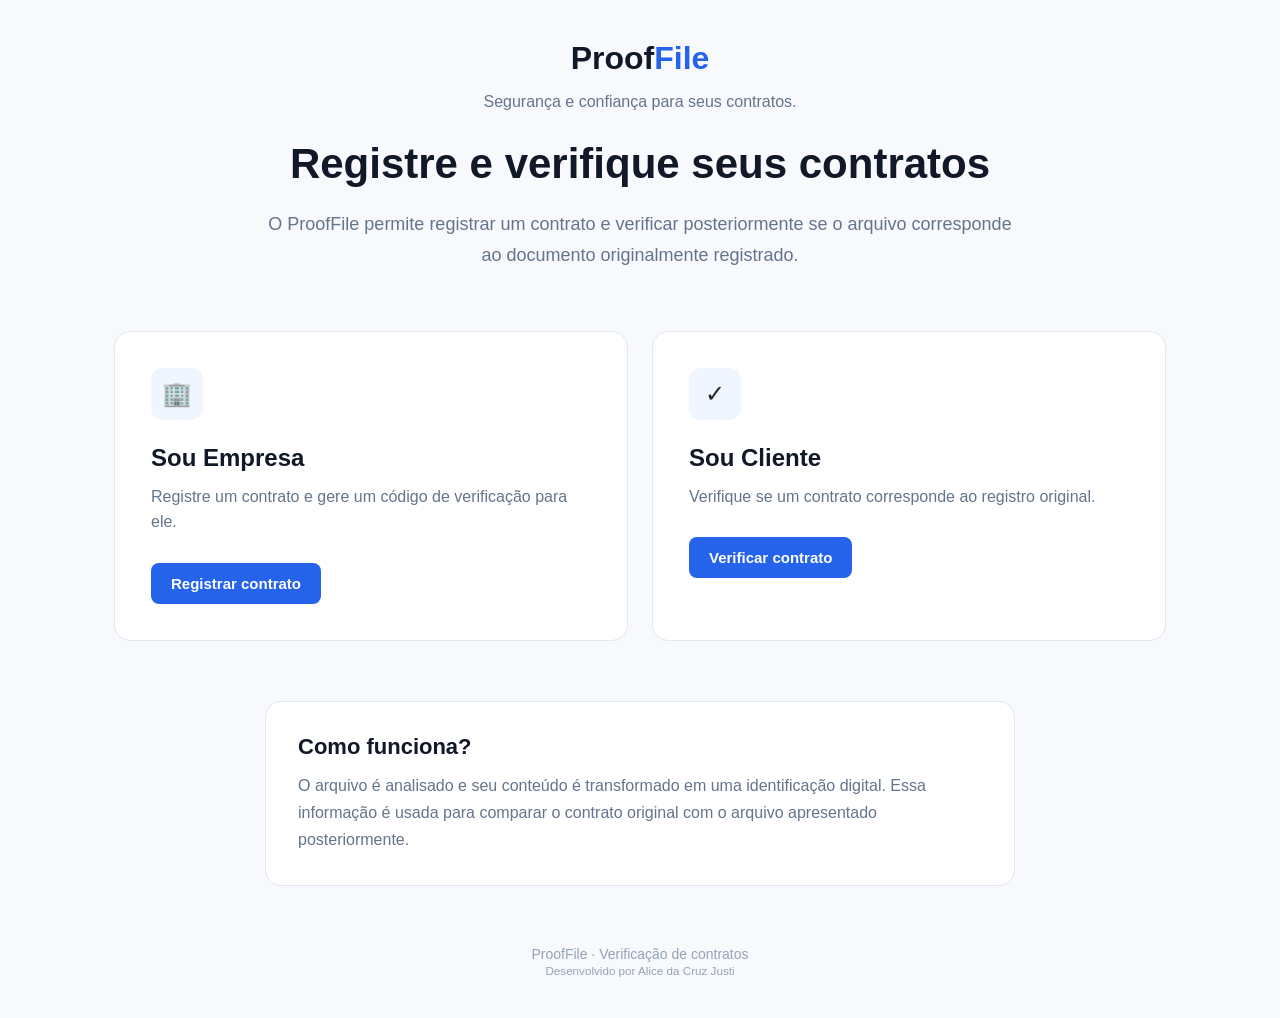
<file: ProofFile/Frontend/index.html>
<!DOCTYPE html>
<html lang="pt-BR">

<head>
    <meta charset="UTF-8">

    <meta
        name="viewport"
        content="width=device-width, initial-scale=1.0"
    >

    <title>ProofFile - Verificação de Contratos</title>

    <link rel="stylesheet" href="css/style.css">
</head>

<body>

    <main class="home">

        <section class="hero">

            <div class="logo">
                Proof<span>File</span>
            </div>

            <p class="tagline">
                Segurança e confiança para seus contratos.
            </p>

            <h1>
                Registre e verifique seus contratos
            </h1>

            <p class="description">
                O ProofFile permite registrar um contrato e verificar
                posteriormente se o arquivo corresponde ao documento
                originalmente registrado.
            </p>

        </section>


        <section class="options">

            <a href="register.html" class="option-card">

                <div class="option-icon">
                    🏢
                </div>

                <h2>
                    Sou Empresa
                </h2>

                <p>
                    Registre um contrato e gere um código de
                    verificação para ele.
                </p>

                <span class="option-button">
                    Registrar contrato
                </span>

            </a>


            <a href="verify.html" class="option-card">

                <div class="option-icon">
                    ✓
                </div>

                <h2>
                    Sou Cliente
                </h2>

                <p>
                    Verifique se um contrato corresponde ao
                    registro original.
                </p>

                <span class="option-button">
                    Verificar contrato
                </span>

            </a>

        </section>


        <section class="security-info">

            <h2>
                Como funciona?
            </h2>

            <p>
                O arquivo é analisado e seu conteúdo é transformado
                em uma identificação digital. Essa informação é usada
                para comparar o contrato original com o arquivo
                apresentado posteriormente.
            </p>

        </section>


        <footer>
            <p>
                ProofFile · Verificação de contratos
            </p>
            <small>Desenvolvido por Alice da Cruz Justi</small>
        </footer>

    </main>

</body>

</html>
</file>
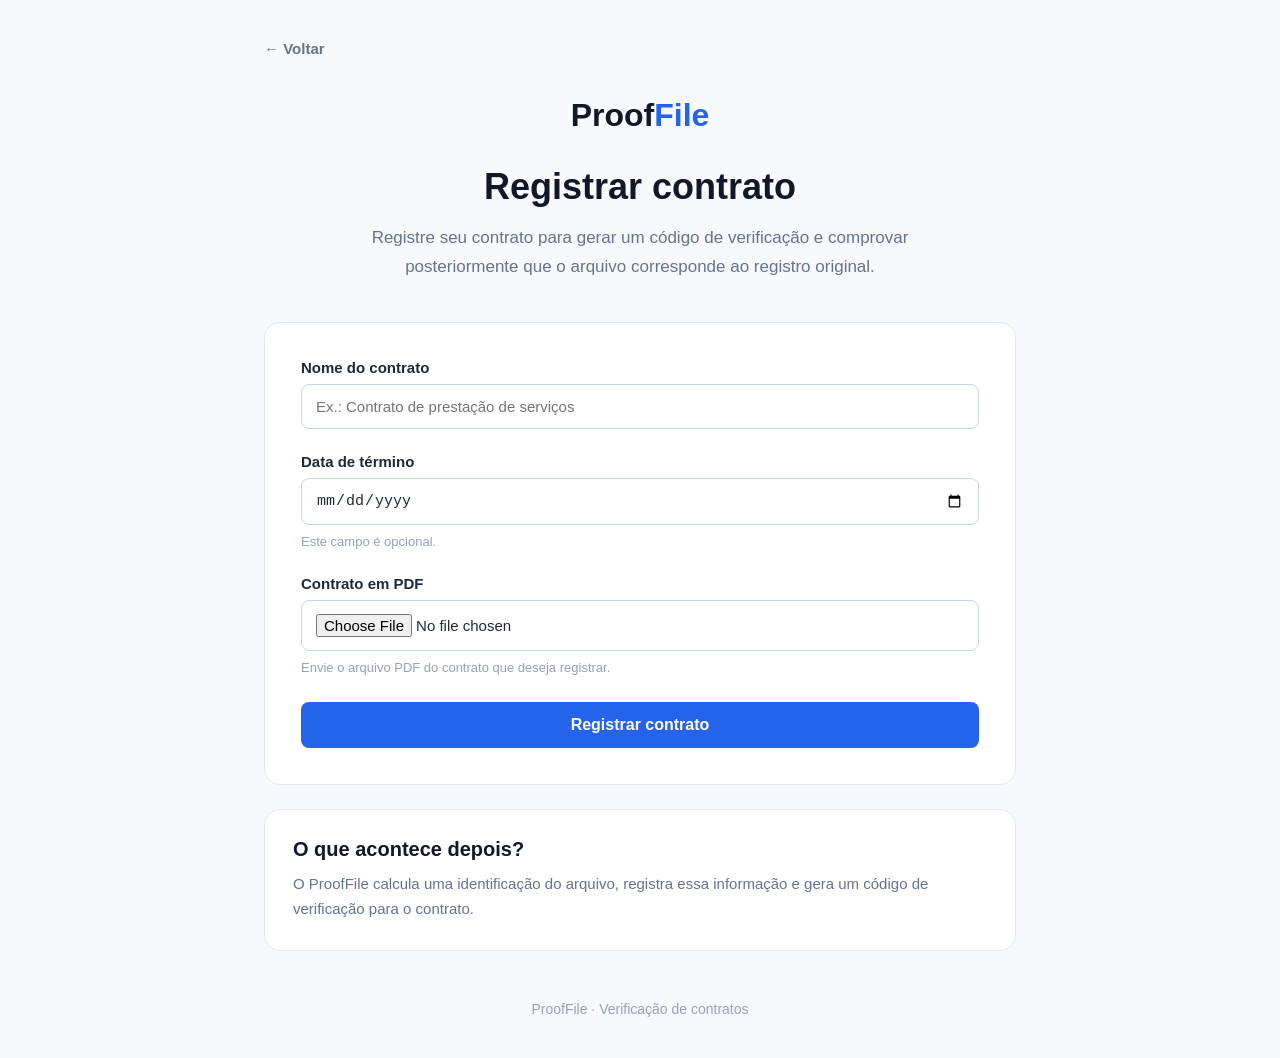
<file: ProofFile/Frontend/register.html>
<!DOCTYPE html>
<html lang="pt-BR">

<head>
    <meta charset="UTF-8">

    <meta
        name="viewport"
        content="width=device-width, initial-scale=1.0"
    >

    <title>Registrar contrato - ProofFile</title>

    <link rel="stylesheet" href="css/style.css">
</head>

<body>

    <main class="page">

        <a href="index.html" class="back-link">
            ← Voltar
        </a>


        <section class="page-header">

            <div class="logo">
                Proof<span>File</span>
            </div>

            <h1>
                Registrar contrato
            </h1>

            <p>
                Registre seu contrato para gerar um código de
                verificação e comprovar posteriormente que o
                arquivo corresponde ao registro original.
            </p>

        </section>


        <!-- FORMULÁRIO -->

        <section class="form-card" id="registerCard">

            <form id="registerForm">

                <div class="form-group">

                    <label for="contract_name">
                        Nome do contrato
                    </label>

                    <input
                        type="text"
                        id="contract_name"
                        name="contract_name"
                        placeholder="Ex.: Contrato de prestação de serviços"
                        required
                    >

                </div>


                <div class="form-group">

                    <label for="expiration_date">
                        Data de término
                    </label>

                    <input
                        type="date"
                        id="expiration_date"
                        name="expiration_date"
                    >

                    <span class="field-help">
                        Este campo é opcional.
                    </span>

                </div>


                <div class="form-group">

                    <label for="file">
                        Contrato em PDF
                    </label>

                    <input
                        type="file"
                        id="file"
                        name="file"
                        accept=".pdf"
                        required
                    >

                    <span class="field-help">
                        Envie o arquivo PDF do contrato que deseja registrar.
                    </span>

                </div>


                <button
                    type="submit"
                    class="primary-button"
                    id="registerButton"
                >
                    Registrar contrato
                </button>

            </form>

        </section>


        <!-- RESULTADO DO REGISTRO -->

        <section
            class="result-card success-result"
            id="registerResult"
            hidden
        ></section>


        <section class="info-card">

            <h2>
                O que acontece depois?
            </h2>

            <p>
                O ProofFile calcula uma identificação do arquivo,
                registra essa informação e gera um código de
                verificação para o contrato.
            </p>

        </section>


        <footer>
            <p>
                ProofFile · Verificação de contratos
            </p>
        </footer>

    </main>


    <script src="js/app.js"></script>

</body>

</html>
</file>
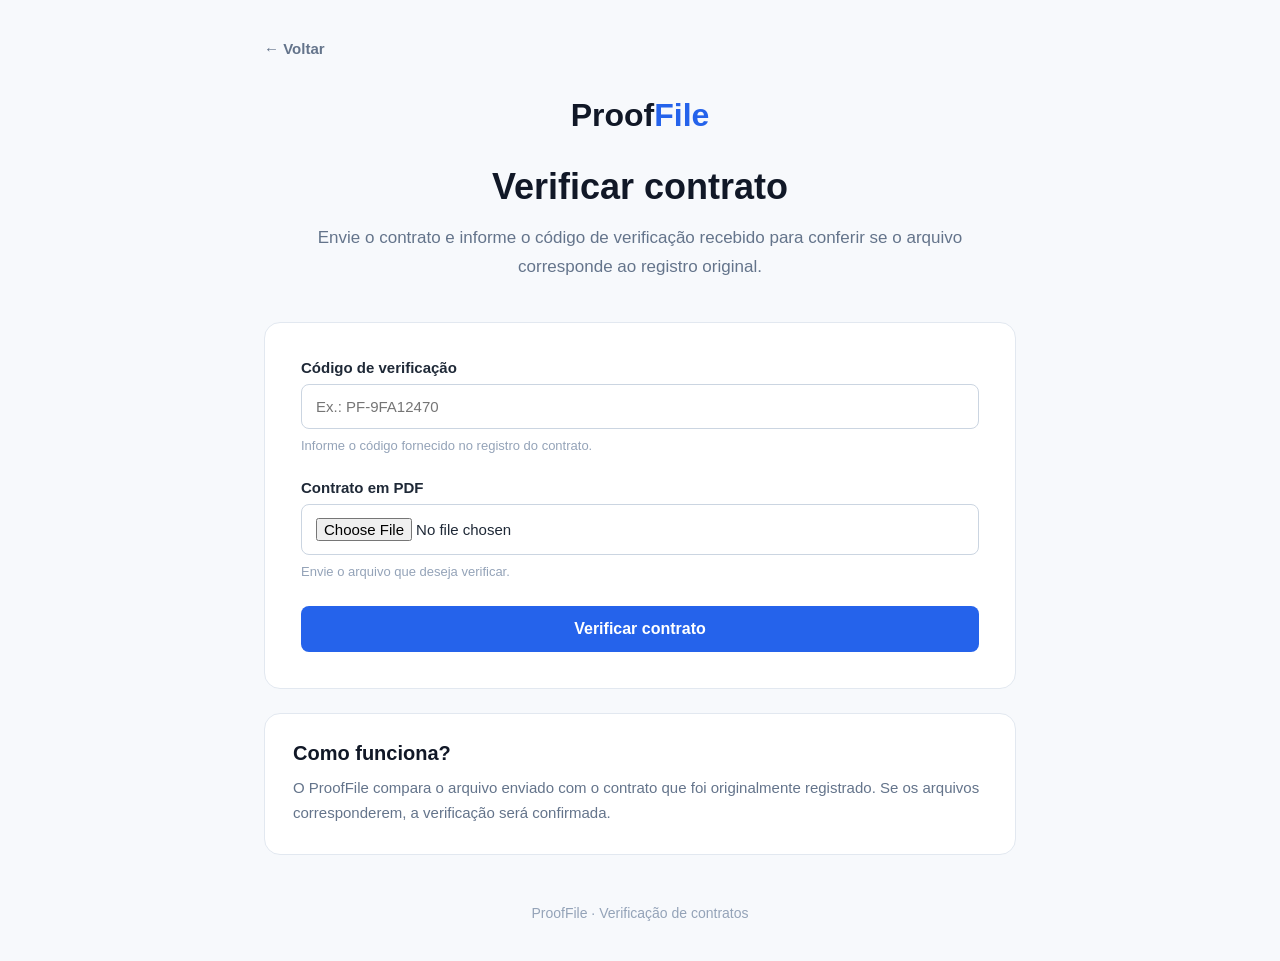
<file: ProofFile/Frontend/verify.html>
<!DOCTYPE html>
<html lang="pt-BR">

<head>
    <meta charset="UTF-8">

    <meta
        name="viewport"
        content="width=device-width, initial-scale=1.0"
    >

    <title>Verificar contrato - ProofFile</title>

    <link rel="stylesheet" href="css/style.css">
</head>

<body>

    <main class="page">

        <a href="index.html" class="back-link">
            ← Voltar
        </a>


        <section class="page-header">

            <div class="logo">
                Proof<span>File</span>
            </div>

            <h1>
                Verificar contrato
            </h1>

            <p>
                Envie o contrato e informe o código de verificação
                recebido para conferir se o arquivo corresponde ao
                registro original.
            </p>

        </section>


        <!-- FORMULÁRIO -->

        <section class="form-card" id="verifyCard">

            <form id="verifyForm">

                <div class="form-group">

                    <label for="verification_code">
                        Código de verificação
                    </label>

                    <input
                        type="text"
                        id="verification_code"
                        name="verification_code"
                        placeholder="Ex.: PF-9FA12470"
                        required
                    >

                    <span class="field-help">
                        Informe o código fornecido no registro do contrato.
                    </span>

                </div>


                <div class="form-group">

                    <label for="file">
                        Contrato em PDF
                    </label>

                    <input
                        type="file"
                        id="file"
                        name="file"
                        accept=".pdf"
                        required
                    >

                    <span class="field-help">
                        Envie o arquivo que deseja verificar.
                    </span>

                </div>


                <button
                    type="submit"
                    class="primary-button"
                    id="verifyButton"
                >
                    Verificar contrato
                </button>

            </form>

        </section>


        <!-- RESULTADO DA VERIFICAÇÃO -->

        <section
            class="result-card"
            id="verifyResult"
            hidden
        ></section>


        <section class="info-card">

            <h2>
                Como funciona?
            </h2>

            <p>
                O ProofFile compara o arquivo enviado com o contrato
                que foi originalmente registrado. Se os arquivos
                corresponderem, a verificação será confirmada.
            </p>

        </section>


        <footer>
            <p>
                ProofFile · Verificação de contratos
            </p>
        </footer>

    </main>


    <script src="js/app.js"></script>

</body>

</html>
</file>
<file: ProofFile/Frontend/css/style.css>
/* =========================
   CONFIGURAÇÕES GERAIS
========================= */

* {
    margin: 0;
    padding: 0;
    box-sizing: border-box;
}

body {
    font-family: Arial, Helvetica, sans-serif;
    background-color: #f7f9fc;
    color: #1f2937;
    min-height: 100vh;
}


/* =========================
   CONTAINER PRINCIPAL
========================= */

.home {
    width: 100%;
    max-width: 1100px;
    margin: 0 auto;
    padding: 40px 24px;
}


/* =========================
   HERO
========================= */

.hero {
    text-align: center;
    max-width: 750px;
    margin: 0 auto 60px;
}

.logo {
    font-size: 32px;
    font-weight: 700;
    color: #111827;
    margin-bottom: 16px;
}

.logo span {
    color: #2563eb;
}

.tagline {
    font-size: 16px;
    color: #64748b;
    margin-bottom: 28px;
}

.hero h1 {
    font-size: 42px;
    line-height: 1.2;
    color: #111827;
    margin-bottom: 20px;
}

.description {
    font-size: 18px;
    line-height: 1.7;
    color: #64748b;
}


/* =========================
   OPÇÕES
========================= */

.options {
    display: grid;
    grid-template-columns: repeat(2, 1fr);
    gap: 24px;
    margin-bottom: 60px;
}

.option-card {
    background-color: #ffffff;
    border: 1px solid #e2e8f0;
    border-radius: 16px;
    padding: 36px;
    text-decoration: none;
    color: inherit;

    transition:
        transform 0.2s ease,
        box-shadow 0.2s ease,
        border-color 0.2s ease;
}

.option-card:hover {
    transform: translateY(-4px);
    border-color: #cbd5e1;
    box-shadow: 0 12px 30px rgba(15, 23, 42, 0.08);
}

.option-icon {
    width: 52px;
    height: 52px;

    display: flex;
    align-items: center;
    justify-content: center;

    border-radius: 12px;
    background-color: #eff6ff;

    font-size: 24px;

    margin-bottom: 24px;
}

.option-card h2 {
    font-size: 24px;
    color: #111827;
    margin-bottom: 12px;
}

.option-card p {
    font-size: 16px;
    line-height: 1.6;
    color: #64748b;

    margin-bottom: 28px;
}


/* =========================
   BOTÃO DOS CARDS
========================= */

.option-button {
    display: inline-block;

    background-color: #2563eb;
    color: #ffffff;

    padding: 12px 20px;

    border-radius: 8px;

    font-size: 15px;
    font-weight: 600;
}


/* =========================
   INFORMAÇÕES DE SEGURANÇA
========================= */

.security-info {
    max-width: 750px;
    margin: 0 auto 60px;

    background-color: #ffffff;

    border: 1px solid #e2e8f0;
    border-radius: 16px;

    padding: 32px;
}

.security-info h2 {
    font-size: 22px;
    color: #111827;
    margin-bottom: 12px;
}

.security-info p {
    color: #64748b;
    line-height: 1.7;
}


/* =========================
   RODAPÉ
========================= */

footer {
    text-align: center;
    color: #94a3b8;
    font-size: 14px;
}


/* =========================
   RESPONSIVIDADE
========================= */

@media (max-width: 700px) {

    .home {
        padding: 30px 18px;
    }

    .hero {
        margin-bottom: 40px;
    }

    .hero h1 {
        font-size: 32px;
    }

    .description {
        font-size: 16px;
    }

    .options {
        grid-template-columns: 1fr;
        gap: 16px;
        margin-bottom: 40px;
    }

    .option-card {
        padding: 28px;
    }

    .security-info {
        padding: 24px;
        margin-bottom: 40px;
    }
}

/* =========================
   PÁGINAS INTERNAS
========================= */

.page {
    width: 100%;
    max-width: 800px;
    margin: 0 auto;
    padding: 40px 24px;
}


/* =========================
   LINK VOLTAR
========================= */

.back-link {
    display: inline-block;

    color: #64748b;
    text-decoration: none;

    font-size: 15px;
    font-weight: 600;

    margin-bottom: 40px;

    transition: color 0.2s ease;
}

.back-link:hover {
    color: #2563eb;
}


/* =========================
   CABEÇALHO DA PÁGINA
========================= */

.page-header {
    text-align: center;
    margin-bottom: 40px;
}

.page-header .logo {
    margin-bottom: 32px;
}

.page-header h1 {
    font-size: 36px;
    color: #111827;
    margin-bottom: 16px;
}

.page-header p {
    max-width: 650px;
    margin: 0 auto;

    font-size: 17px;
    line-height: 1.7;

    color: #64748b;
}


/* =========================
   CARD DO FORMULÁRIO
========================= */

.form-card {
    background-color: #ffffff;

    border: 1px solid #e2e8f0;
    border-radius: 16px;

    padding: 36px;

    margin-bottom: 24px;
}


/* =========================
   CAMPOS
========================= */

.form-group {
    margin-bottom: 24px;
}

.form-group label {
    display: block;

    font-size: 15px;
    font-weight: 600;

    color: #1f2937;

    margin-bottom: 8px;
}

.form-group input[type="text"],
.form-group input[type="date"],
.form-group input[type="file"] {
    width: 100%;

    padding: 13px 14px;

    border: 1px solid #cbd5e1;
    border-radius: 8px;

    background-color: #ffffff;

    color: #1f2937;

    font-size: 15px;

    outline: none;

    transition:
        border-color 0.2s ease,
        box-shadow 0.2s ease;
}

.form-group input:focus {
    border-color: #2563eb;

    box-shadow:
        0 0 0 3px rgba(37, 99, 235, 0.10);
}

.field-help {
    display: block;

    margin-top: 7px;

    font-size: 13px;
    line-height: 1.5;

    color: #94a3b8;
}


/* =========================
   BOTÃO PRINCIPAL
========================= */

.primary-button {
    width: 100%;

    border: none;
    border-radius: 8px;

    padding: 14px 20px;

    background-color: #2563eb;
    color: #ffffff;

    font-size: 16px;
    font-weight: 600;

    cursor: pointer;

    transition:
        background-color 0.2s ease,
        transform 0.2s ease;
}

.primary-button:hover {
    background-color: #1d4ed8;

    transform: translateY(-1px);
}

.primary-button:active {
    transform: translateY(0);
}


/* =========================
   CARD INFORMATIVO
========================= */

.info-card {
    background-color: #ffffff;

    border: 1px solid #e2e8f0;
    border-radius: 16px;

    padding: 28px;

    margin-bottom: 50px;
}

.info-card h2 {
    font-size: 20px;

    color: #111827;

    margin-bottom: 10px;
}

.info-card p {
    color: #64748b;

    font-size: 15px;
    line-height: 1.7;
}


/* =========================
   RESPONSIVIDADE
========================= */

@media (max-width: 700px) {

    .page {
        padding: 30px 18px;
    }

    .back-link {
        margin-bottom: 30px;
    }

    .page-header {
        margin-bottom: 30px;
    }

    .page-header .logo {
        margin-bottom: 24px;
    }

    .page-header h1 {
        font-size: 30px;
    }

    .page-header p {
        font-size: 16px;
    }

    .form-card {
        padding: 24px;
    }

    .info-card {
        padding: 24px;
    }
}

/* ========================================
   RESULTADOS
======================================== */

.result-card {
    margin-top: 30px;
    padding: 32px;
    border-radius: 16px;
    background: #ffffff;
    border: 1px solid #e5e5e5;
    text-align: center;
    box-shadow: 0 8px 24px rgba(0, 0, 0, 0.05);
}

.result-card[hidden] {
    display: none;
}


/* Ícone do resultado */

.result-icon {
    width: 52px;
    height: 52px;

    margin: 0 auto 18px;

    display: flex;
    align-items: center;
    justify-content: center;

    border-radius: 50%;

    font-size: 28px;
    font-weight: bold;
}


/* Título */

.result-card h2 {
    margin: 0 0 12px;
    font-size: 24px;
}


/* Texto */

.result-description {
    max-width: 600px;
    margin: 0 auto 25px;
    line-height: 1.6;
}


/* ========================================
   RESULTADO POSITIVO
======================================== */

.success-result,
.verified-result {
    border-color: #b7e4c7;
}

.success-result .result-icon,
.verified-result .result-icon {
    background: #d8f3dc;
    color: #237a3b;
}

.success-result h2,
.verified-result h2 {
    color: #237a3b;
}


/* ========================================
   RESULTADO NEGATIVO
======================================== */

.invalid-result {
    border-color: #f2b8b5;
}

.invalid-result .result-icon {
    background: #fde2e1;
    color: #c62828;
}

.invalid-result h2 {
    color: #c62828;
}


/* ========================================
   ERRO
======================================== */

.error-result {
    border-color: #f2b8b5;
}

.error-result .result-icon {
    background: #fde2e1;
    color: #c62828;
}

.error-result h2 {
    color: #c62828;
}


/* ========================================
   CÓDIGO DE VERIFICAÇÃO
======================================== */

.verification-code-box {
    margin: 25px auto;
    padding: 20px;

    max-width: 420px;

    border-radius: 12px;

    background: #f8f8fa;
    border: 1px solid #e5e5e5;
}

.verification-code-box span {
    display: block;

    margin-bottom: 8px;

    font-size: 14px;
    color: #666;
}

.verification-code-box strong {
    display: block;

    font-size: 26px;
    letter-spacing: 2px;

    color: #111;
}


/* ========================================
   INFORMAÇÕES DO CONTRATO
======================================== */

.result-details {
    max-width: 600px;

    margin: 25px auto;

    display: grid;
    gap: 12px;

    text-align: left;
}

.detail-item {
    display: flex;
    justify-content: space-between;
    gap: 20px;

    padding: 14px 16px;

    border-radius: 10px;

    background: #f8f8fa;
}

.detail-item span {
    color: #666;
}

.detail-item strong {
    text-align: right;
    color: #222;
}


/* ========================================
   BOTÕES DOS RESULTADOS
======================================== */

.result-actions {
    margin-top: 25px;

    display: flex;
    justify-content: center;
    flex-wrap: wrap;
    gap: 12px;
}

.secondary-button,
.blockchain-link {
    display: inline-flex;
    align-items: center;
    justify-content: center;

    min-height: 44px;

    padding: 0 18px;

    border-radius: 8px;

    text-decoration: none;

    font-weight: 600;

    transition: 0.2s ease;
}

.secondary-button {
    background: #111;
    color: #ffffff;
}

.secondary-button:hover {
    opacity: 0.85;
}

.blockchain-link {
    background: #f1f1f3;
    color: #222;
}

.blockchain-link:hover {
    background: #e6e6e8;
}


/* ========================================
   BOTÃO DESABILITADO
======================================== */

.primary-button:disabled {
    opacity: 0.6;
    cursor: not-allowed;
}


/* ========================================
   RESPONSIVIDADE
======================================== */

@media (max-width: 700px) {

    .result-card {
        padding: 24px 18px;
    }

    .result-card h2 {
        font-size: 21px;
    }

    .verification-code-box strong {
        font-size: 22px;
    }

    .detail-item {
        flex-direction: column;
        gap: 5px;
    }

    .detail-item strong {
        text-align: left;
    }

    .result-actions {
        flex-direction: column;
    }

    .secondary-button,
    .blockchain-link {
        width: 100%;
    }

}
</file>
